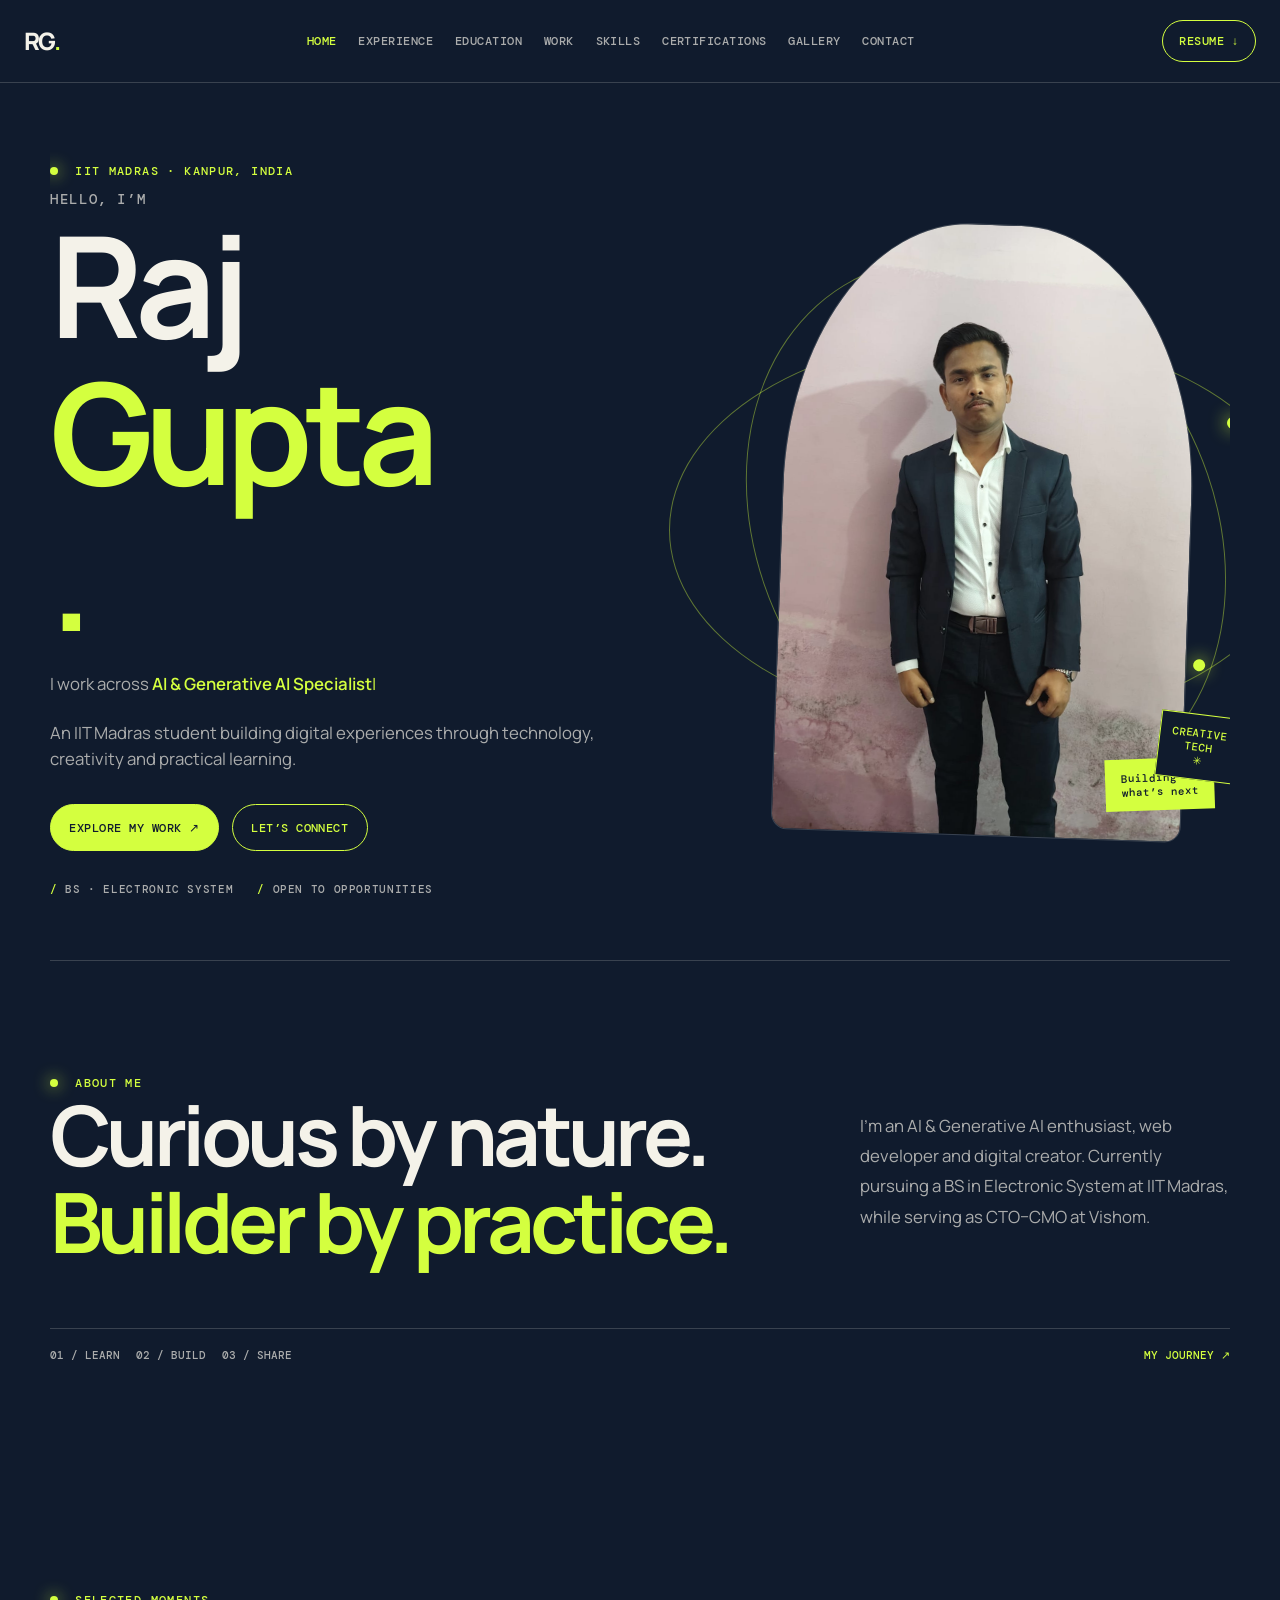
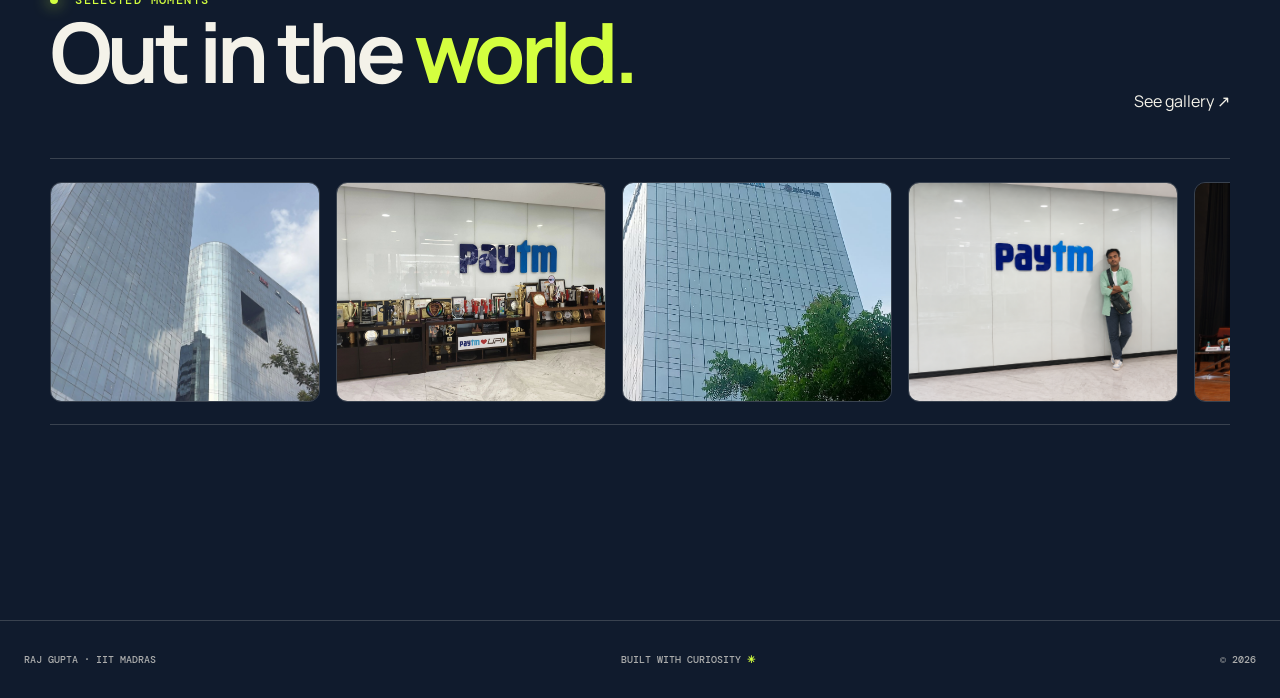
<file: index.html>
<!doctype html>
<html lang="en">
<head>
  <meta charset="utf-8"><meta name="viewport" content="width=device-width, initial-scale=1">
  <meta name="description" content="Raj Gupta — IIT Madras student, web developer, AI video specialist and digital creator.">
  <meta name="theme-color" content="#101b2d"><title>Raj Gupta — Portfolio</title>
  <link rel="preconnect" href="https://fonts.googleapis.com"><link rel="preconnect" href="https://fonts.gstatic.com" crossorigin>
  <link href="https://fonts.googleapis.com/css2?family=DM+Mono:wght@400;500&family=Manrope:wght@400;500;600;700;800&display=swap" rel="stylesheet">
  <link rel="stylesheet" href="styles.css"><script defer src="graphics-list.js"></script><script defer src="portfolio.js"></script>
</head>
<body data-page="home"><a class="skip-link" href="#main">Skip to content</a><div id="site-header"></div><main id="main"></main><div id="site-footer"></div></body>
</html>
</file>
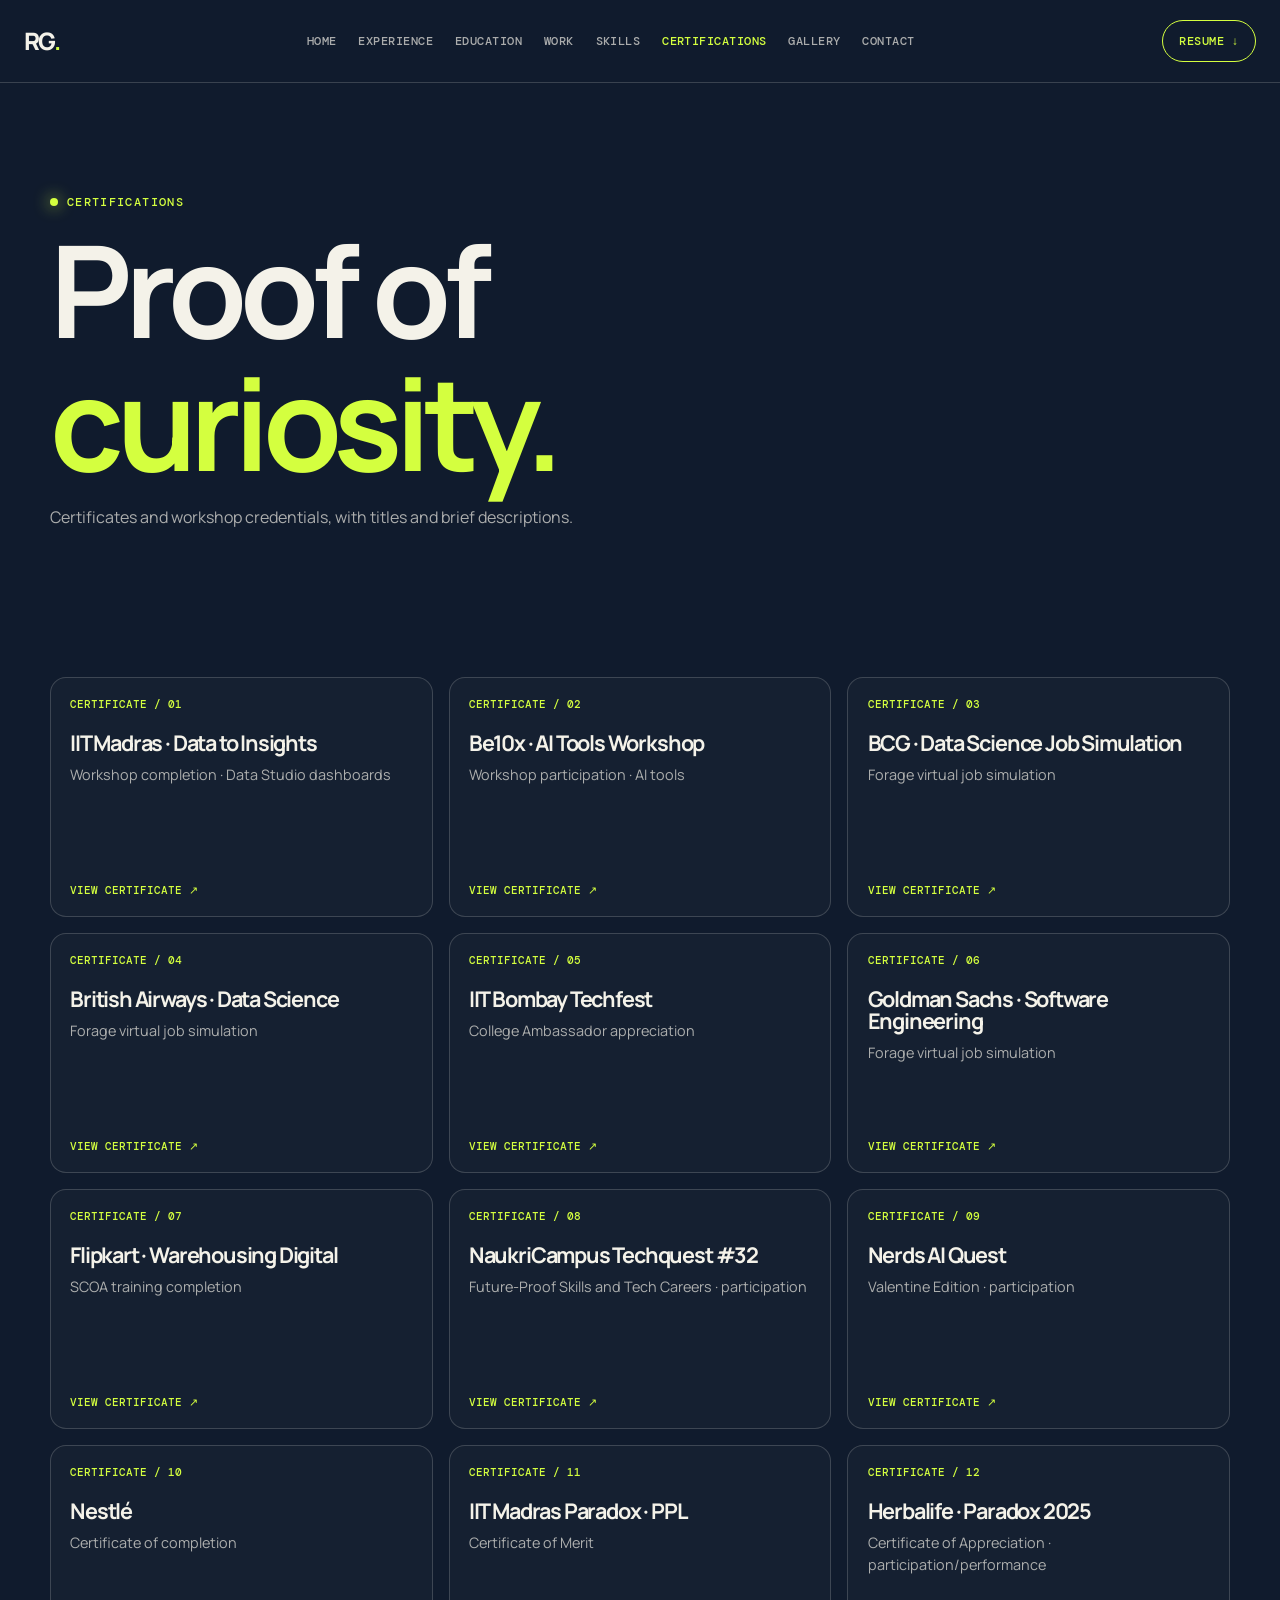
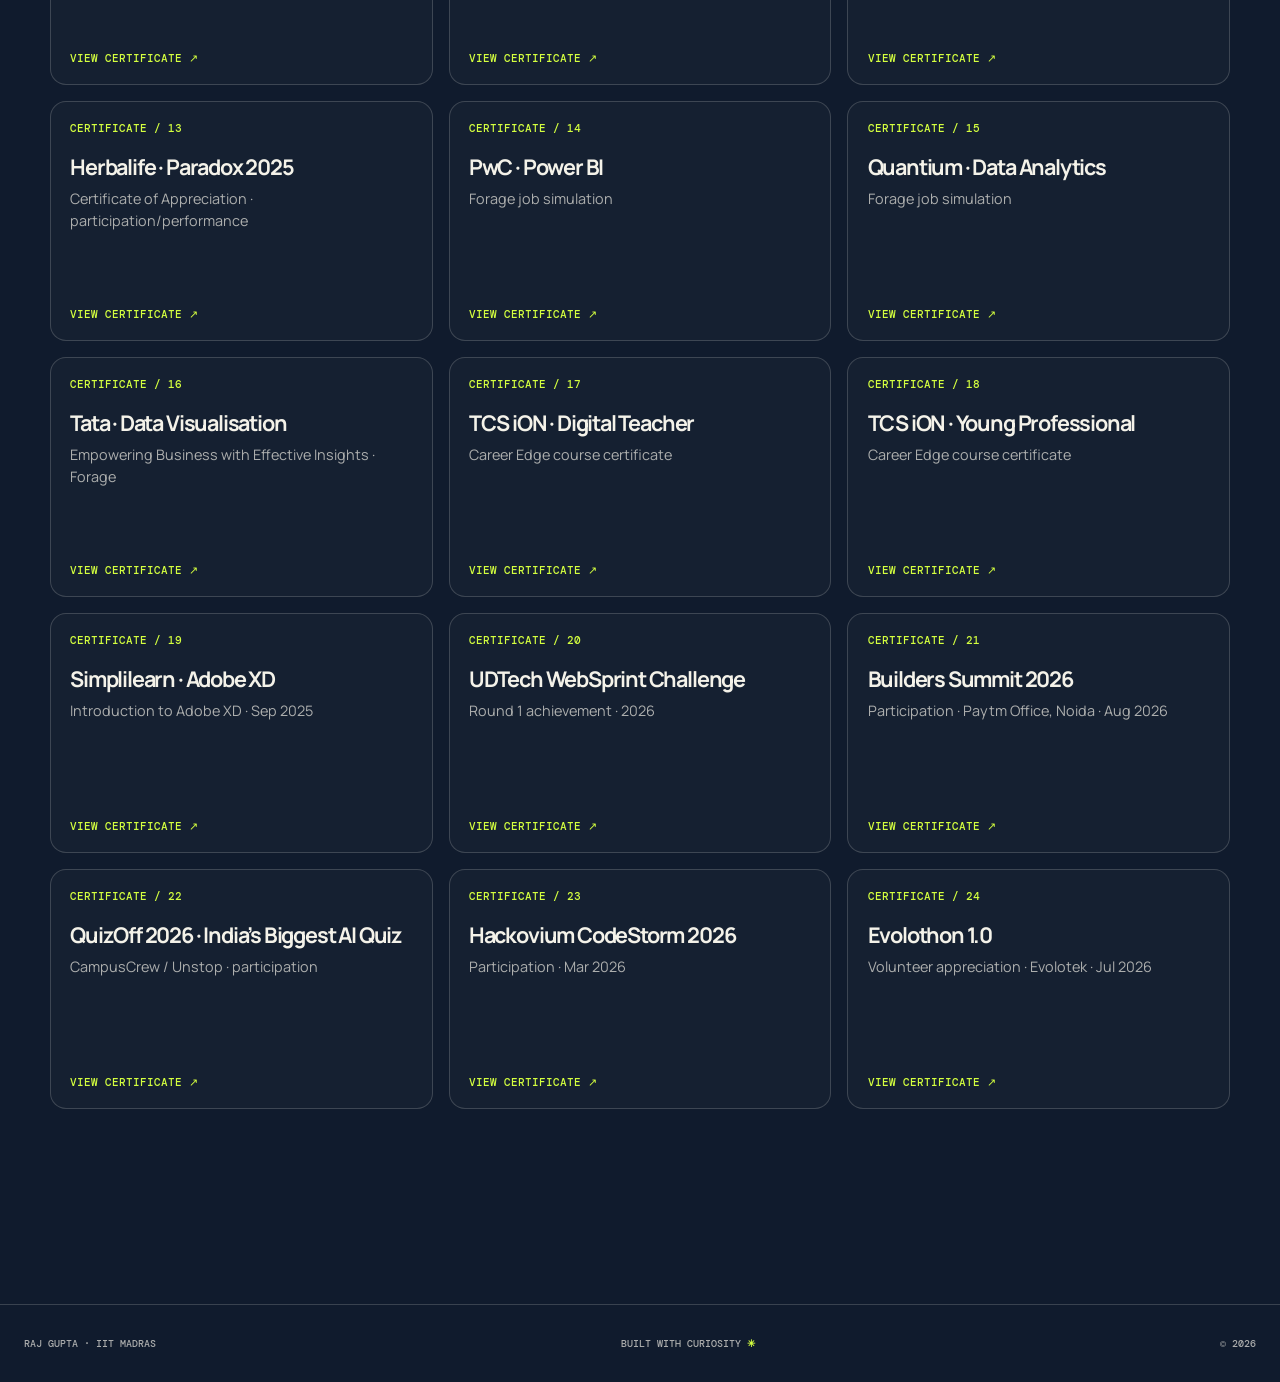
<file: certifications.html>
<!doctype html>
<html lang="en">
<head>
  <meta charset="utf-8"><meta name="viewport" content="width=device-width, initial-scale=1">
  <meta name="description" content="Raj Gupta — IIT Madras student, web developer, AI video specialist and digital creator.">
  <meta name="theme-color" content="#101b2d"><title>Raj Gupta — Certifications</title>
  <link rel="preconnect" href="https://fonts.googleapis.com"><link rel="preconnect" href="https://fonts.gstatic.com" crossorigin>
  <link href="https://fonts.googleapis.com/css2?family=DM+Mono:wght@400;500&family=Manrope:wght@400;500;600;700;800&display=swap" rel="stylesheet">
  <link rel="stylesheet" href="styles.css"><script defer src="graphics-list.js"></script><script defer src="portfolio.js"></script>
</head>
<body data-page="certifications"><a class="skip-link" href="#main">Skip to content</a><div id="site-header"></div><main id="main"></main><div id="site-footer"></div></body>
</html>
</file>
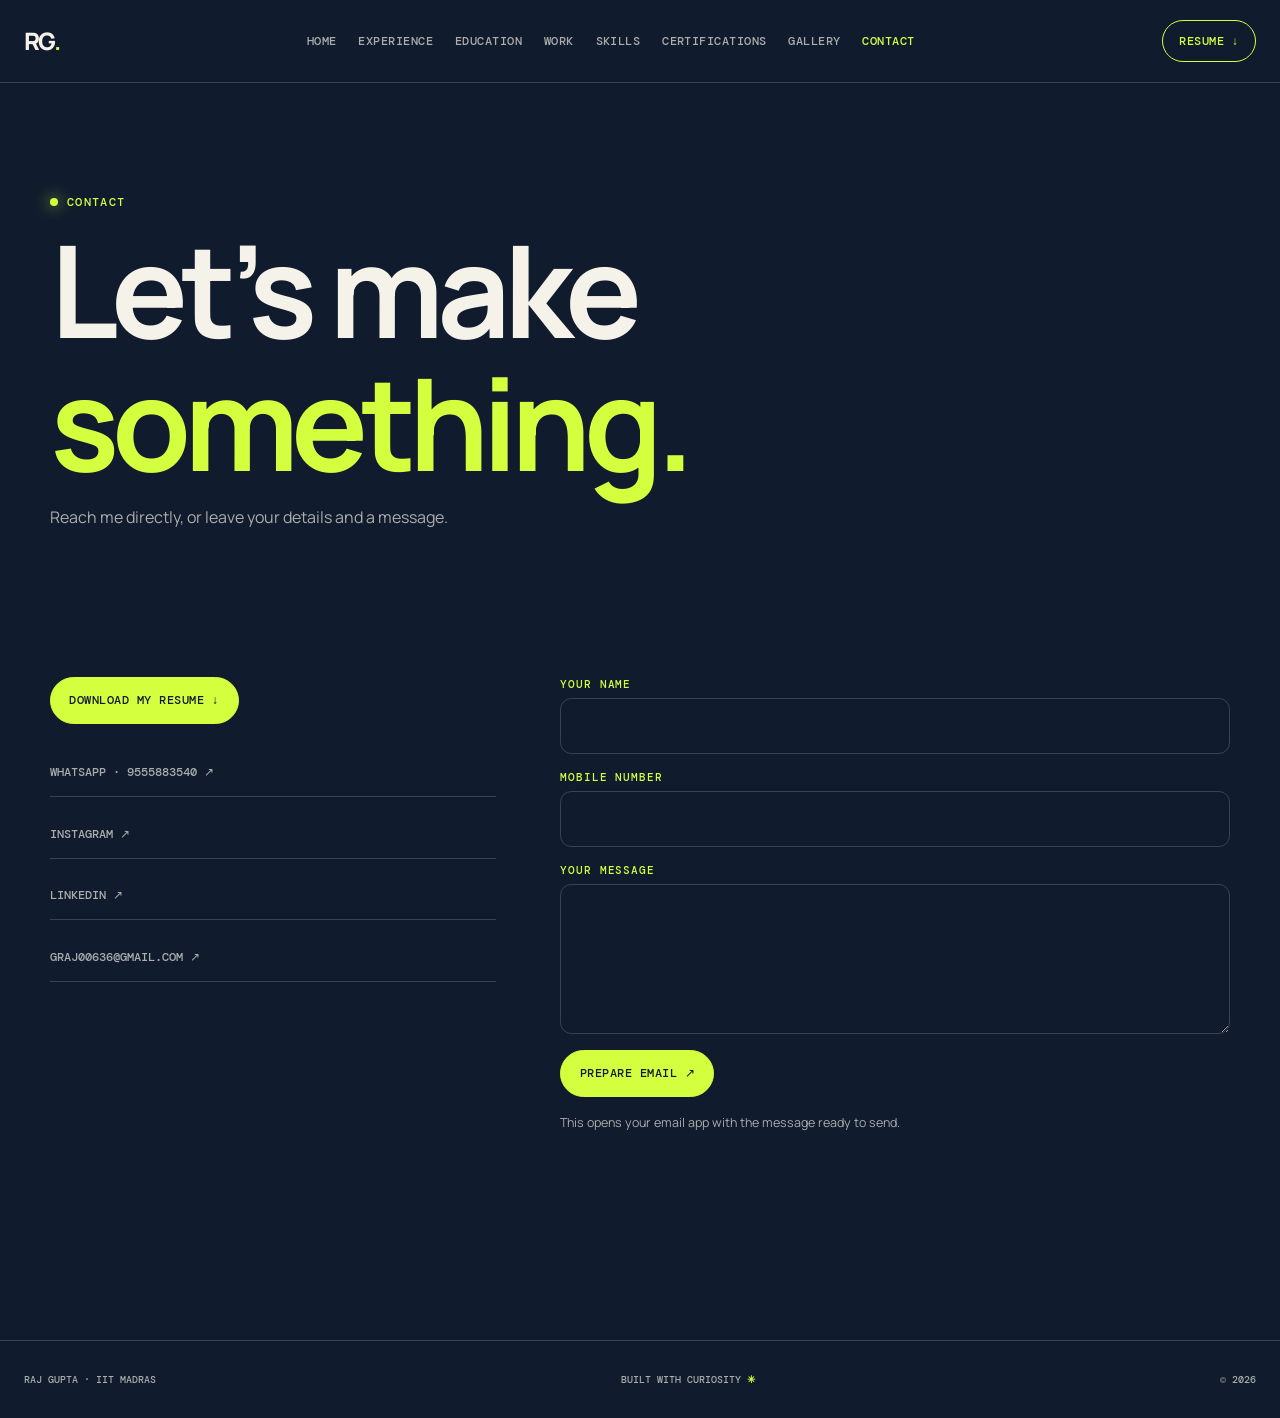
<file: contact.html>
<!doctype html>
<html lang="en">
<head>
  <meta charset="utf-8"><meta name="viewport" content="width=device-width, initial-scale=1">
  <meta name="description" content="Raj Gupta — IIT Madras student, web developer, AI video specialist and digital creator.">
  <meta name="theme-color" content="#101b2d"><title>Raj Gupta — Contact</title>
  <link rel="preconnect" href="https://fonts.googleapis.com"><link rel="preconnect" href="https://fonts.gstatic.com" crossorigin>
  <link href="https://fonts.googleapis.com/css2?family=DM+Mono:wght@400;500&family=Manrope:wght@400;500;600;700;800&display=swap" rel="stylesheet">
  <link rel="stylesheet" href="styles.css"><script defer src="graphics-list.js"></script><script defer src="portfolio.js"></script>
</head>
<body data-page="contact"><a class="skip-link" href="#main">Skip to content</a><div id="site-header"></div><main id="main"></main><div id="site-footer"></div></body>
</html>
</file>
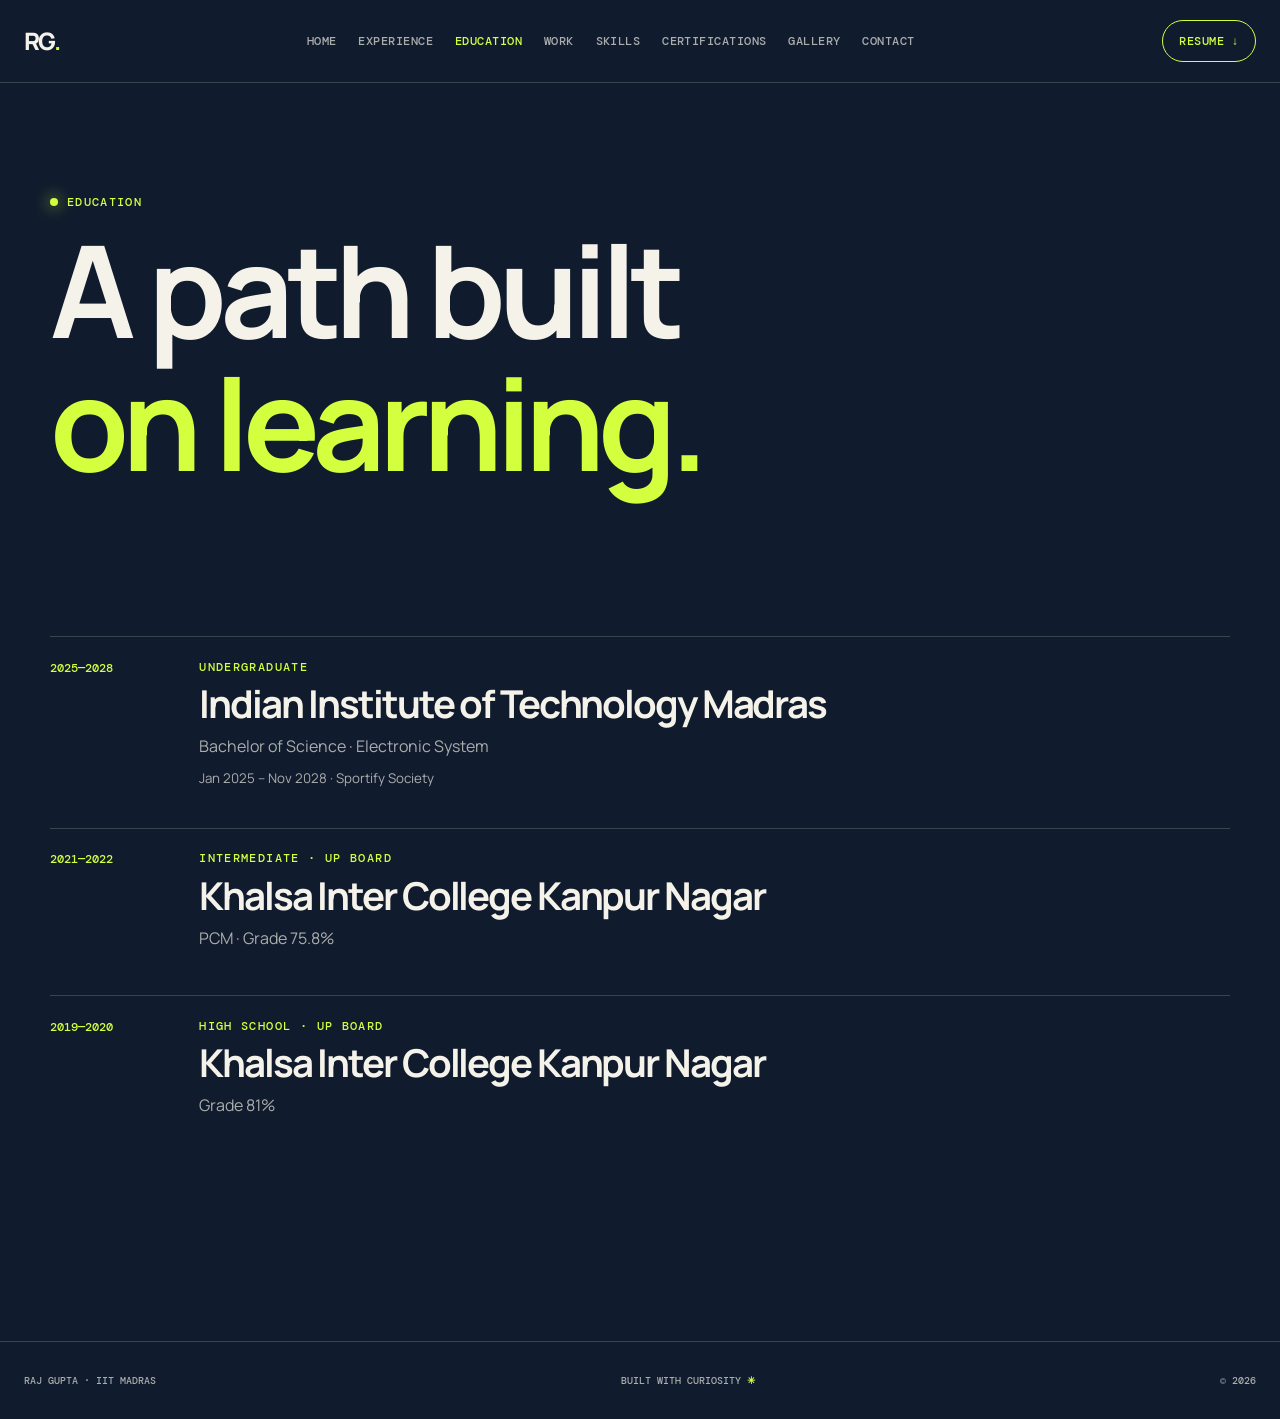
<file: education.html>
<!doctype html>
<html lang="en">
<head>
  <meta charset="utf-8"><meta name="viewport" content="width=device-width, initial-scale=1">
  <meta name="description" content="Raj Gupta — IIT Madras student, web developer, AI video specialist and digital creator.">
  <meta name="theme-color" content="#101b2d"><title>Raj Gupta — Education</title>
  <link rel="preconnect" href="https://fonts.googleapis.com"><link rel="preconnect" href="https://fonts.gstatic.com" crossorigin>
  <link href="https://fonts.googleapis.com/css2?family=DM+Mono:wght@400;500&family=Manrope:wght@400;500;600;700;800&display=swap" rel="stylesheet">
  <link rel="stylesheet" href="styles.css"><script defer src="graphics-list.js"></script><script defer src="portfolio.js"></script>
</head>
<body data-page="education"><a class="skip-link" href="#main">Skip to content</a><div id="site-header"></div><main id="main"></main><div id="site-footer"></div></body>
</html>
</file>
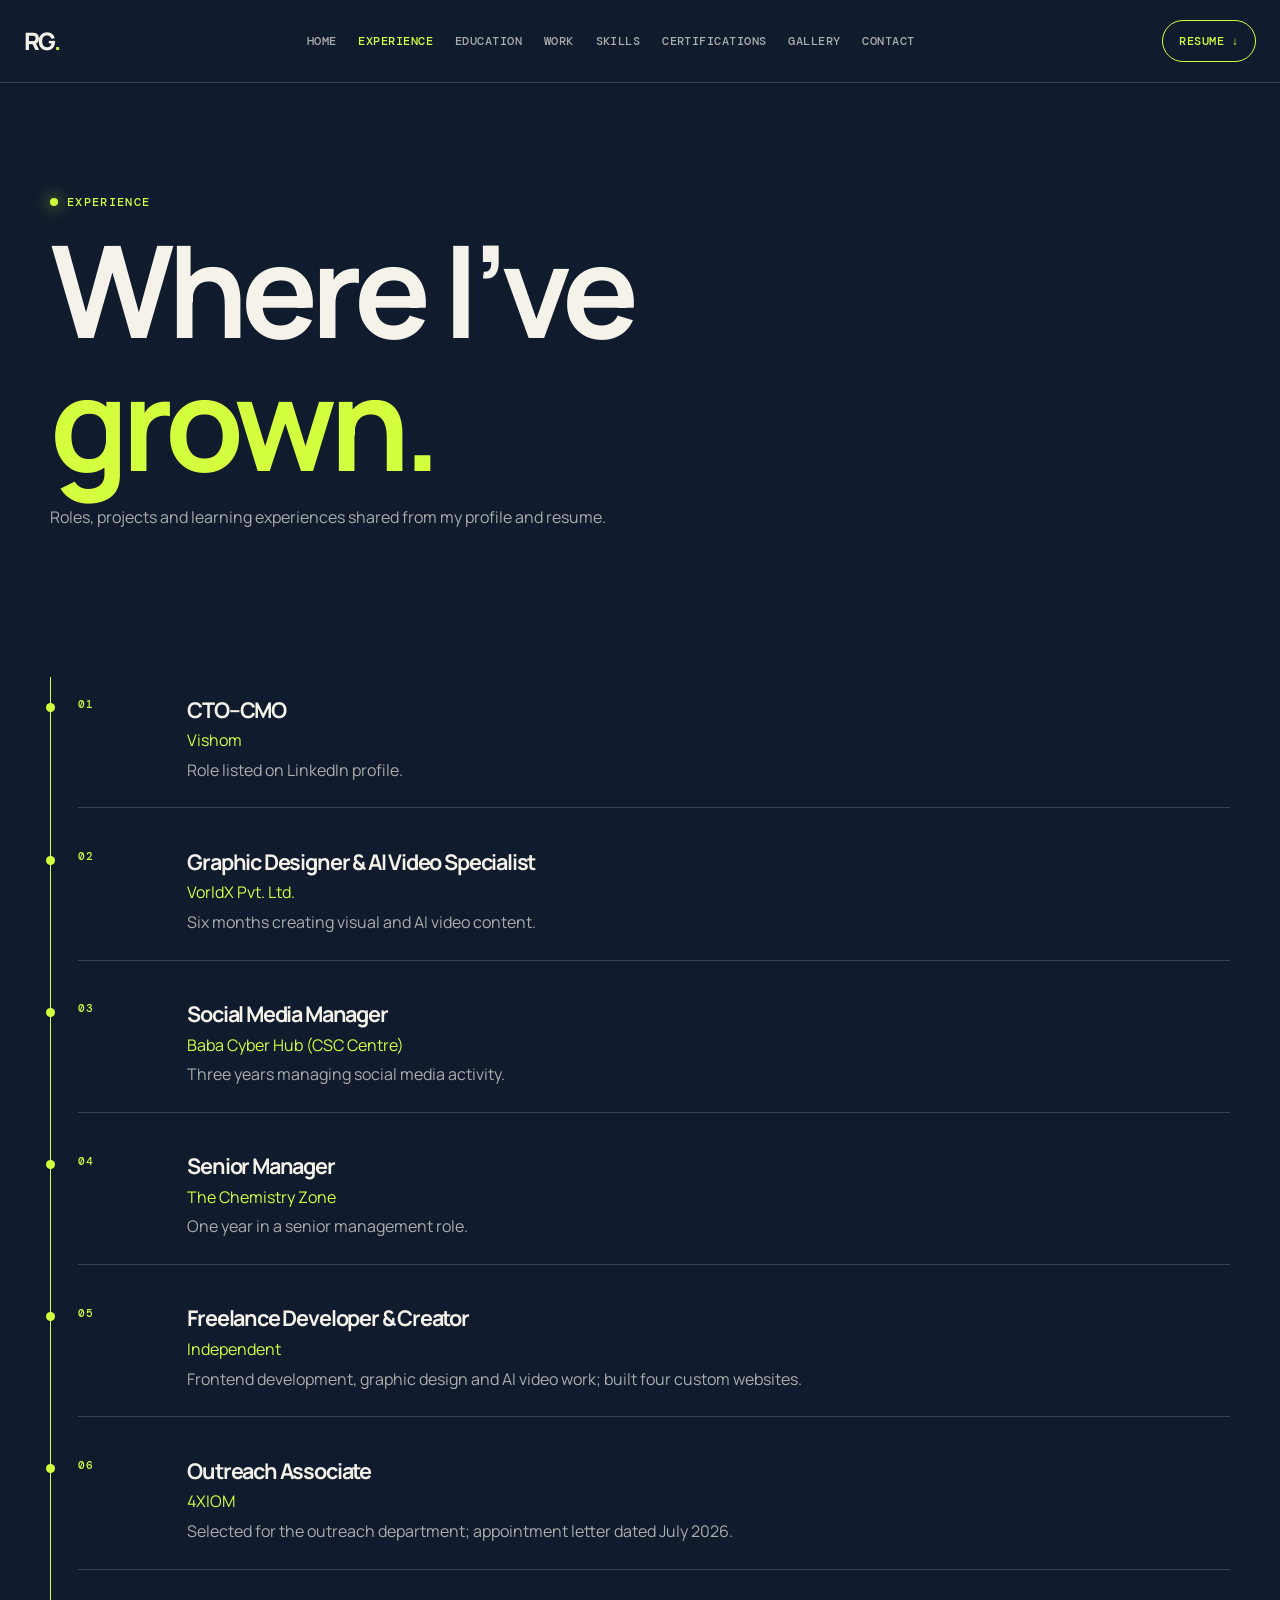
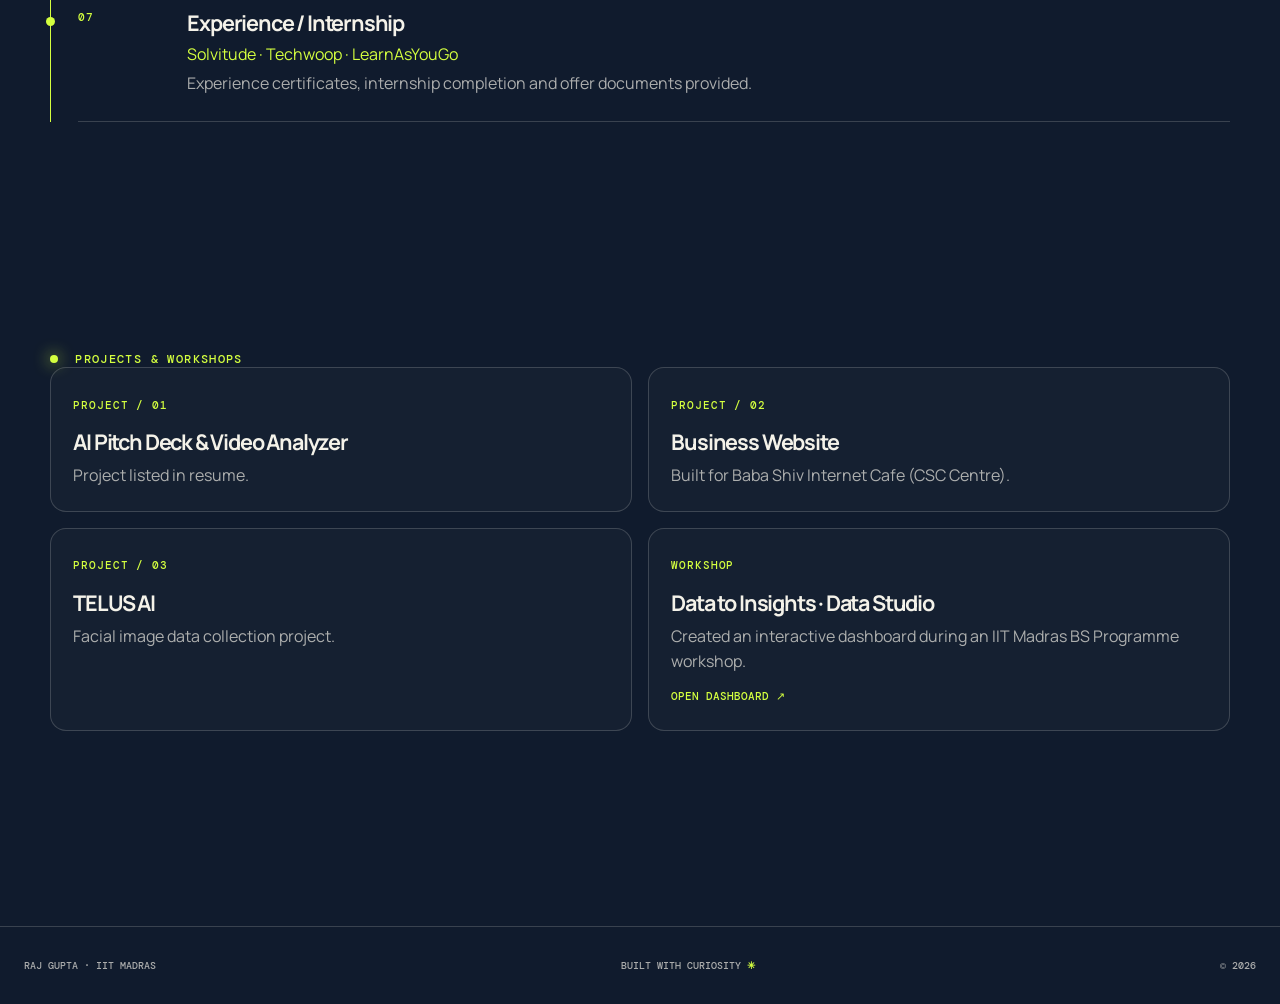
<file: experience.html>
<!doctype html>
<html lang="en">
<head>
  <meta charset="utf-8"><meta name="viewport" content="width=device-width, initial-scale=1">
  <meta name="description" content="Raj Gupta — IIT Madras student, web developer, AI video specialist and digital creator.">
  <meta name="theme-color" content="#101b2d"><title>Raj Gupta — Experience</title>
  <link rel="preconnect" href="https://fonts.googleapis.com"><link rel="preconnect" href="https://fonts.gstatic.com" crossorigin>
  <link href="https://fonts.googleapis.com/css2?family=DM+Mono:wght@400;500&family=Manrope:wght@400;500;600;700;800&display=swap" rel="stylesheet">
  <link rel="stylesheet" href="styles.css"><script defer src="graphics-list.js"></script><script defer src="portfolio.js"></script>
</head>
<body data-page="experience"><a class="skip-link" href="#main">Skip to content</a><div id="site-header"></div><main id="main"></main><div id="site-footer"></div></body>
</html>
</file>
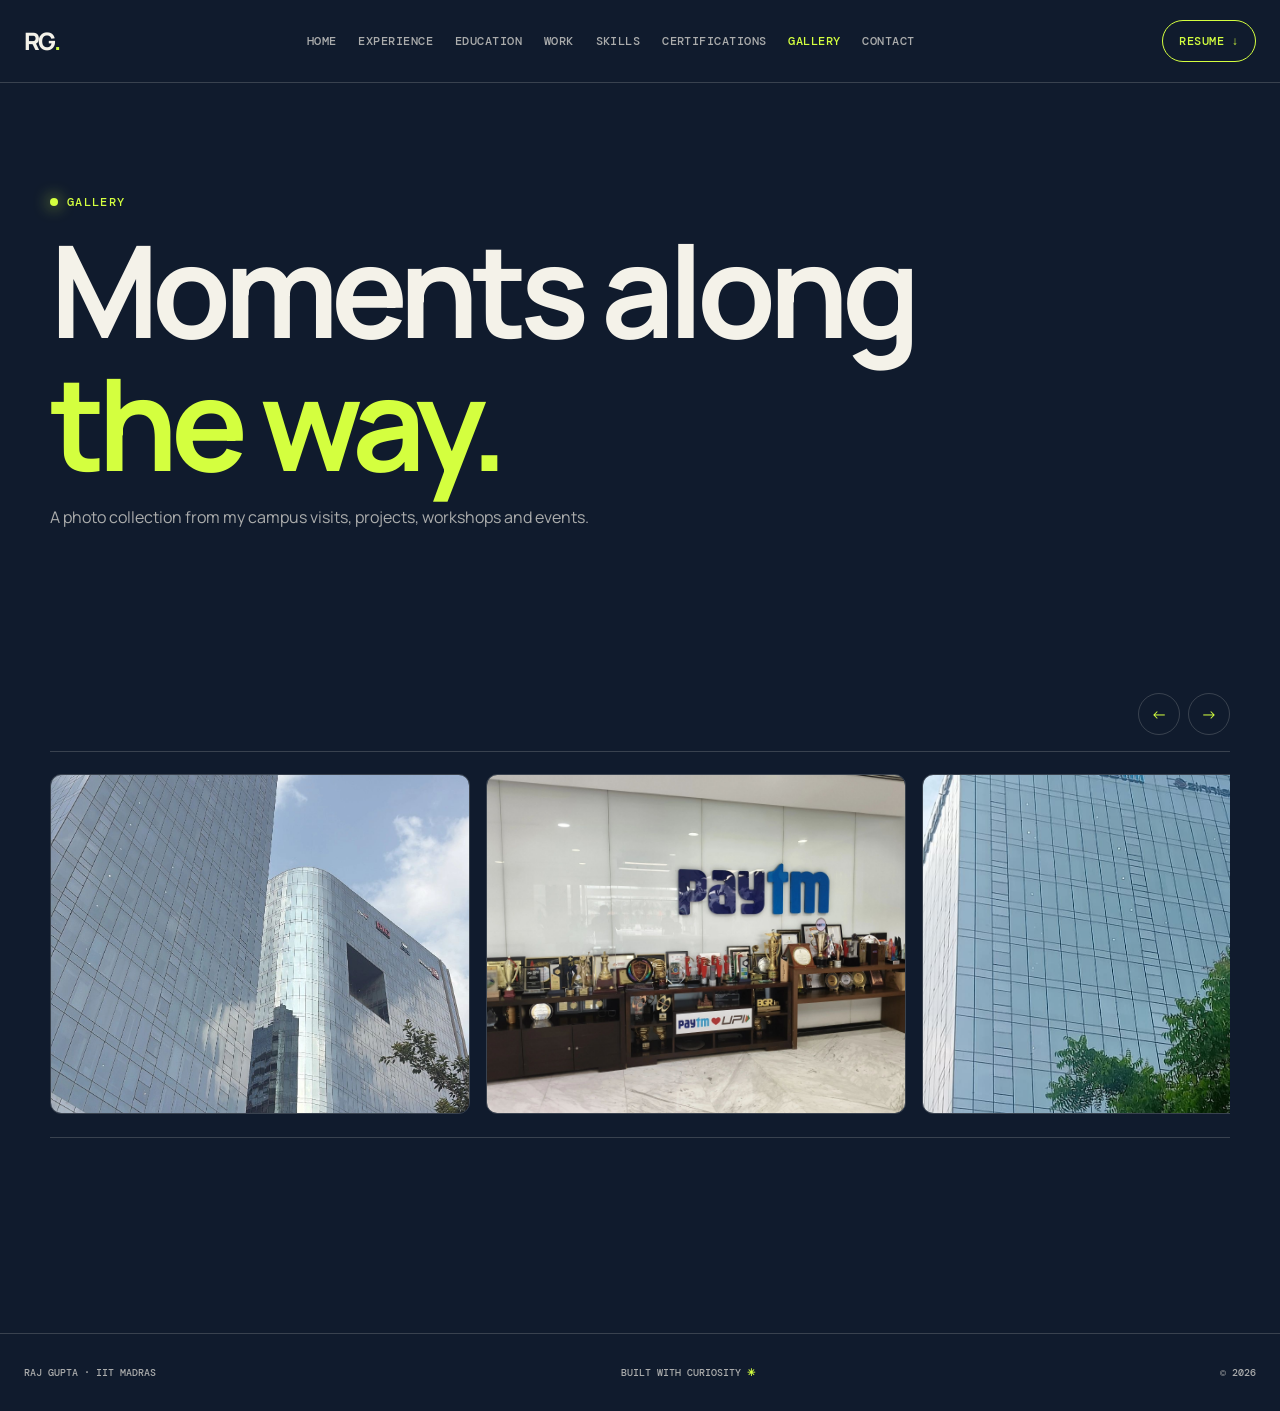
<file: gallery.html>
<!doctype html>
<html lang="en">
<head>
  <meta charset="utf-8"><meta name="viewport" content="width=device-width, initial-scale=1">
  <meta name="description" content="Raj Gupta — IIT Madras student, web developer, AI video specialist and digital creator.">
  <meta name="theme-color" content="#101b2d"><title>Raj Gupta — Gallery</title>
  <link rel="preconnect" href="https://fonts.googleapis.com"><link rel="preconnect" href="https://fonts.gstatic.com" crossorigin>
  <link href="https://fonts.googleapis.com/css2?family=DM+Mono:wght@400;500&family=Manrope:wght@400;500;600;700;800&display=swap" rel="stylesheet">
  <link rel="stylesheet" href="styles.css"><script defer src="graphics-list.js"></script><script defer src="portfolio.js"></script>
</head>
<body data-page="gallery"><a class="skip-link" href="#main">Skip to content</a><div id="site-header"></div><main id="main"></main><div id="site-footer"></div></body>
</html>
</file>
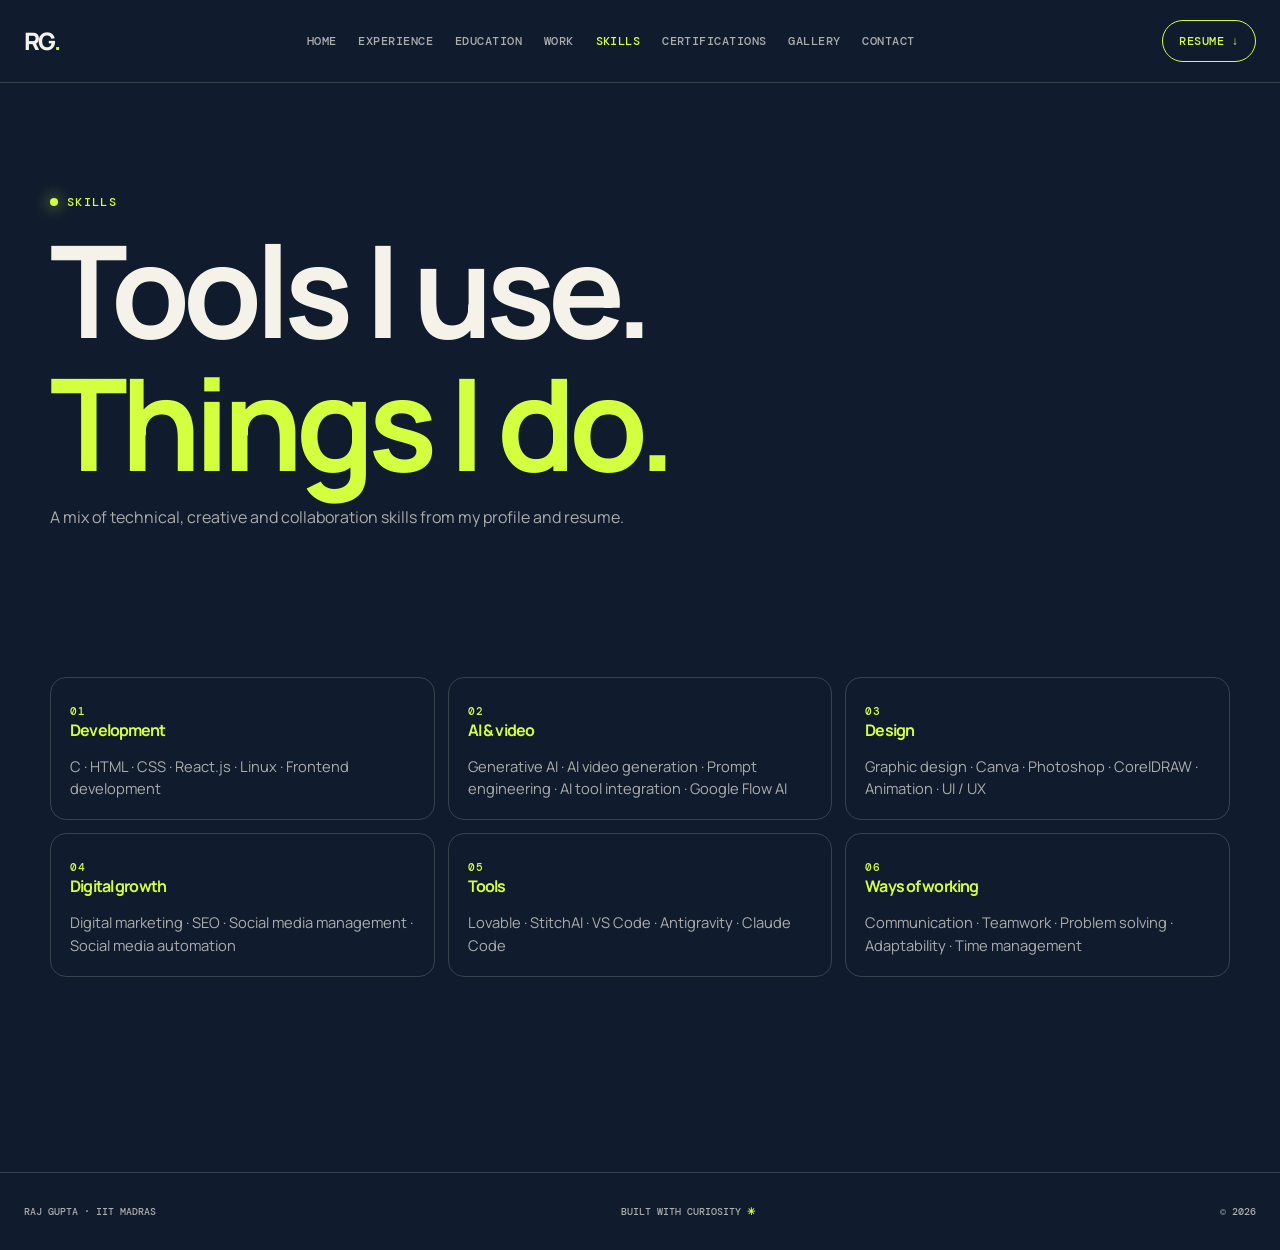
<file: skills.html>
<!doctype html>
<html lang="en">
<head>
  <meta charset="utf-8"><meta name="viewport" content="width=device-width, initial-scale=1">
  <meta name="description" content="Raj Gupta — IIT Madras student, web developer, AI video specialist and digital creator.">
  <meta name="theme-color" content="#101b2d"><title>Raj Gupta — Skills</title>
  <link rel="preconnect" href="https://fonts.googleapis.com"><link rel="preconnect" href="https://fonts.gstatic.com" crossorigin>
  <link href="https://fonts.googleapis.com/css2?family=DM+Mono:wght@400;500&family=Manrope:wght@400;500;600;700;800&display=swap" rel="stylesheet">
  <link rel="stylesheet" href="styles.css"><script defer src="graphics-list.js"></script><script defer src="portfolio.js"></script>
</head>
<body data-page="skills"><a class="skip-link" href="#main">Skip to content</a><div id="site-header"></div><main id="main"></main><div id="site-footer"></div></body>
</html>
</file>
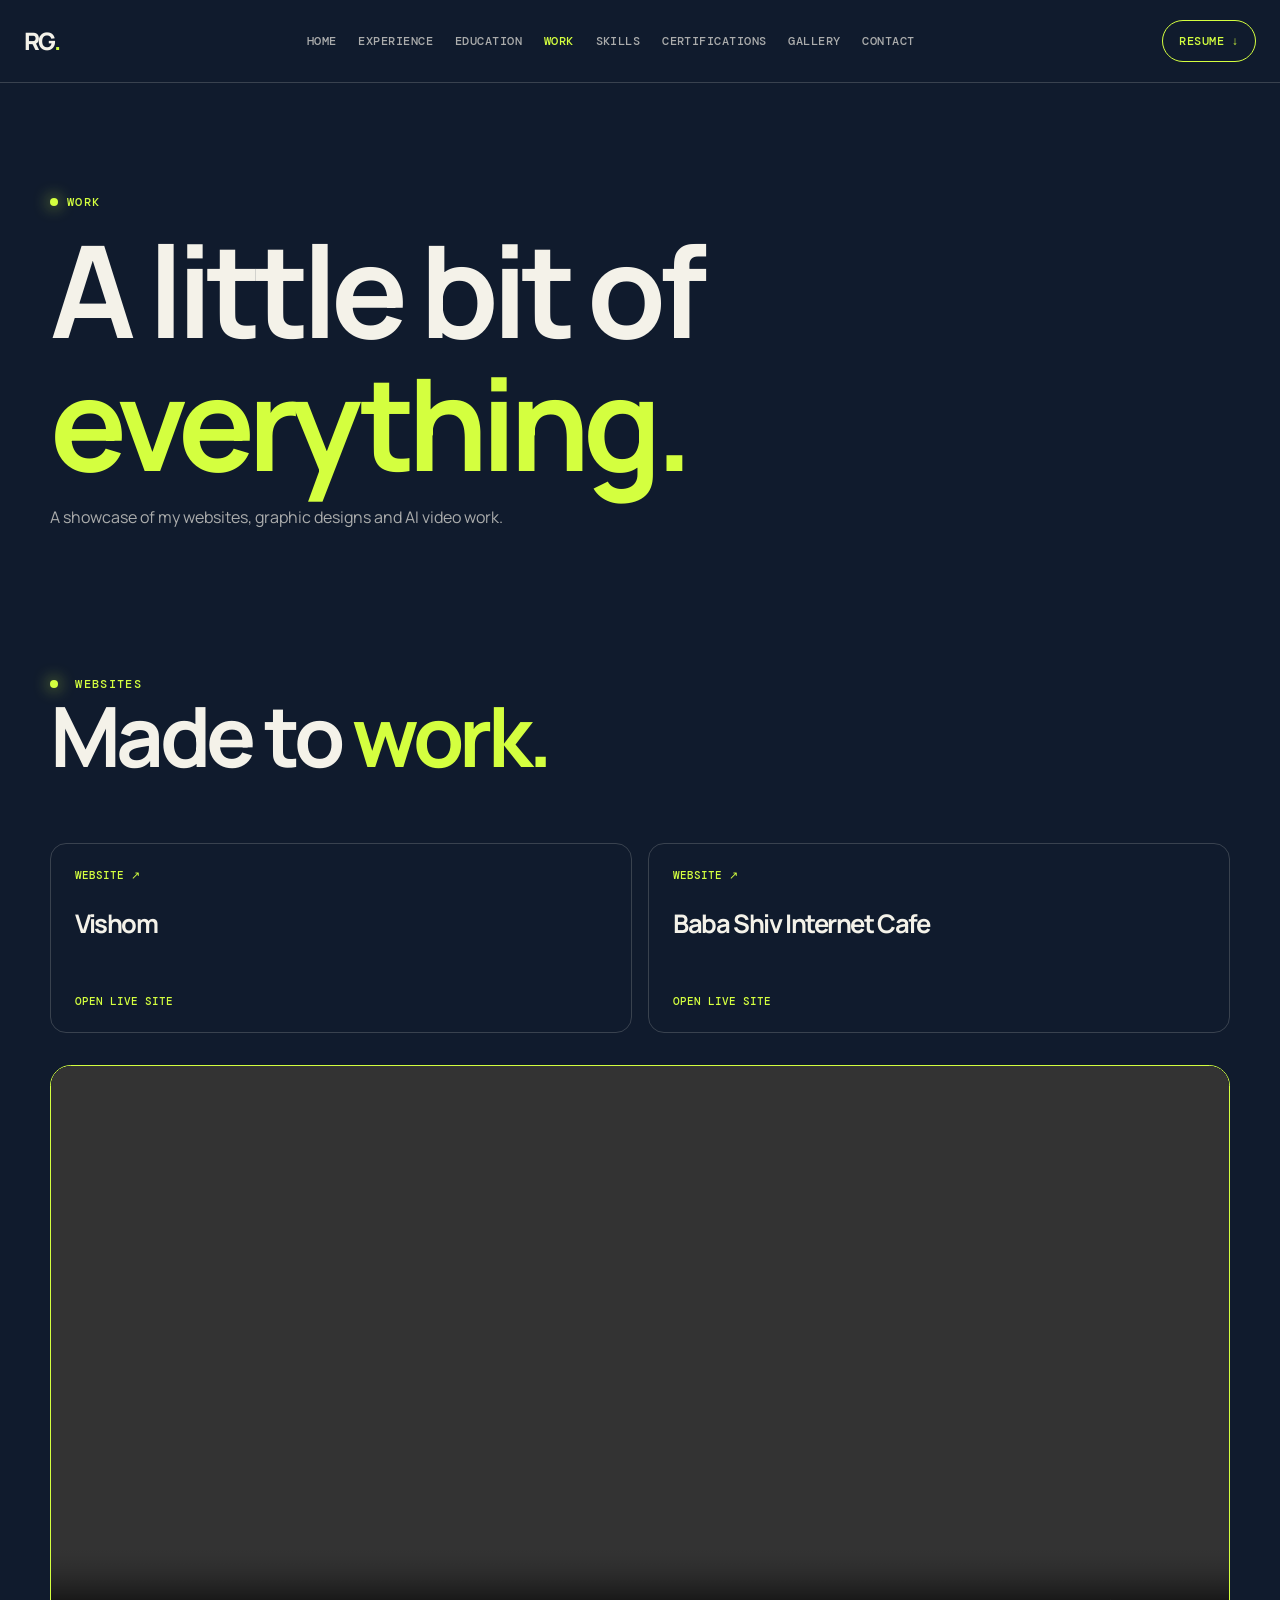
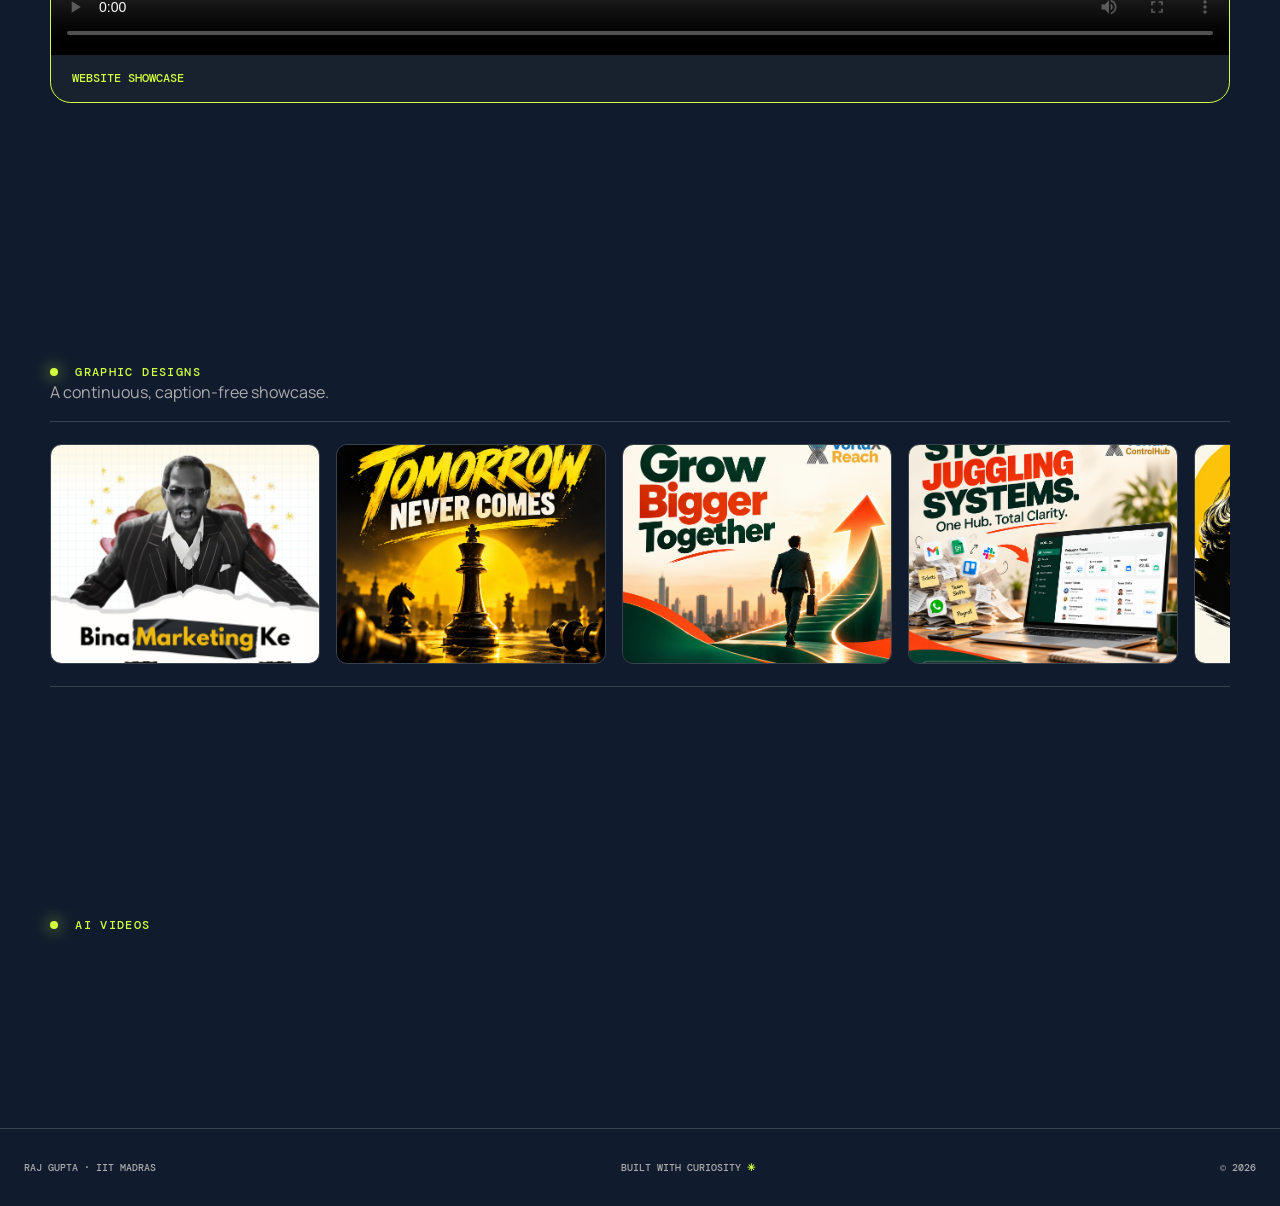
<file: work.html>
<!doctype html>
<html lang="en">
<head>
  <meta charset="utf-8"><meta name="viewport" content="width=device-width, initial-scale=1">
  <meta name="description" content="Raj Gupta — IIT Madras student, web developer, AI video specialist and digital creator.">
  <meta name="theme-color" content="#101b2d"><title>Raj Gupta — Work</title>
  <link rel="preconnect" href="https://fonts.googleapis.com"><link rel="preconnect" href="https://fonts.gstatic.com" crossorigin>
  <link href="https://fonts.googleapis.com/css2?family=DM+Mono:wght@400;500&family=Manrope:wght@400;500;600;700;800&display=swap" rel="stylesheet">
  <link rel="stylesheet" href="styles.css"><script defer src="graphics-list.js"></script><script defer src="portfolio.js"></script>
</head>
<body data-page="work"><a class="skip-link" href="#main">Skip to content</a><div id="site-header"></div><main id="main"></main><div id="site-footer"></div></body>
</html>
</file>
<file: styles.css>
:root{--ink:#101b2d;--lime:#d4ff3f;--paper:#f4f2e9;--line:rgba(244,242,233,.18);--soft:rgba(244,242,233,.68);--mono:"DM Mono",monospace;--sans:Manrope,Arial,sans-serif;--page:1180px;scroll-behavior:smooth}*{box-sizing:border-box}body{margin:0;background:var(--ink);color:var(--paper);font-family:var(--sans);font-size:16px;line-height:1.55}a{color:inherit;text-decoration:none}button,input,textarea{font:inherit}img,video{display:block;max-width:100%}button{color:inherit}.skip-link{position:absolute;left:-999px;top:0;background:var(--lime);color:var(--ink);padding:.7rem 1rem;z-index:100}.skip-link:focus{left:1rem}.wrap{width:min(var(--page),calc(100% - 3rem));margin-inline:auto}.topbar{position:sticky;top:0;z-index:50;background:var(--ink);border-bottom:1px solid var(--line)}.nav-inner{width:min(1360px,calc(100% - 3rem));min-height:82px;margin:auto;display:flex;align-items:center;justify-content:space-between;gap:1.5rem}.brand{font-weight:800;letter-spacing:-.08em;font-size:1.5rem;white-space:nowrap}.brand b{color:var(--lime)}.nav-links{display:flex;gap:clamp(.65rem,1.7vw,1.6rem);align-items:center;flex-wrap:wrap;justify-content:center}.nav-links a,.nav-action{font:500 .73rem var(--mono);text-transform:uppercase;letter-spacing:.04em}.nav-links a{color:var(--soft);transition:color .2s}.nav-links a:hover,.nav-links a.active{color:var(--lime)}.nav-action,.button{border:1px solid var(--lime);border-radius:999px;padding:.72rem 1rem;color:var(--lime);transition:background .2s,color .2s}.nav-action:hover,.button:hover{background:var(--lime);color:var(--ink)}.menu-toggle{display:none;background:none;border:1px solid var(--line);border-radius:99px;padding:.6rem .8rem}.eyebrow{font:500 .72rem var(--mono);letter-spacing:.12em;text-transform:uppercase;color:var(--lime)}.eyebrow .dot{display:inline-block;width:.5rem;height:.5rem;border-radius:50%;background:var(--lime);margin-right:.55rem;box-shadow:0 0 16px var(--lime)}h1,h2,h3,p{margin-top:0}h1,h2,h3{line-height:1.04;letter-spacing:-.055em}h1{font-size:clamp(4rem,11vw,9.3rem);margin:0 0 1.3rem;font-weight:700}h2{font-size:clamp(2.6rem,6.5vw,5.5rem);margin-bottom:1.2rem}h3{font-size:1.35rem}.accent{color:var(--lime)}.serif{font-family:Georgia,serif;font-style:italic;font-weight:400;letter-spacing:-.06em}.hero{min-height:calc(100vh - 82px);padding:clamp(4rem,9vh,8rem) 0 4rem;display:grid;grid-template-columns:1.15fr .85fr;align-items:center;gap:2rem;position:relative;overflow:hidden}.hero-copy{position:relative;z-index:2}.hero h1 span{display:block}.hero-sub{font-size:clamp(1.1rem,2vw,1.5rem);color:var(--soft);max-width:660px}.hero-actions{display:flex;gap:.8rem;flex-wrap:wrap;margin:2rem 0}.button{display:inline-flex;align-items:center;gap:.9rem;font:500 .75rem var(--mono);text-transform:uppercase;letter-spacing:.04em;padding:.9rem 1.15rem}.button.primary{background:var(--lime);color:var(--ink)}.button.primary:hover{background:var(--paper);border-color:var(--paper)}.hero-photo{position:relative;max-width:470px;margin-inline:auto;transform:rotate(2deg);animation:float 6s ease-in-out infinite}.hero-photo img{width:100%;height:min(68vh,650px);object-fit:cover;object-position:center 20%;border:1px solid var(--line);border-radius:44% 44% 1rem 1rem;filter:saturate(.86)}.photo-ring{position:absolute;inset:-1rem;border:1px solid rgba(212,255,63,.55);border-radius:44% 44% 1.2rem 1.2rem;transform:rotate(-5deg);pointer-events:none}.orbit{position:absolute;border:1px solid rgba(212,255,63,.4);border-radius:50%;width:130%;height:64%;top:18%;left:-15%;animation:spin 18s linear infinite}.orbit:after{content:"";position:absolute;width:12px;height:12px;background:var(--lime);border-radius:50%;right:10%;top:21%;box-shadow:0 0 18px var(--lime)}.photo-label{position:absolute;right:-2rem;bottom:2rem;background:var(--lime);color:var(--ink);padding:.75rem 1rem;font:500 .68rem var(--mono);transform:rotate(-4deg)}.hero-stamp{position:absolute;left:0;bottom:3rem;font:500 .68rem var(--mono);color:var(--soft);writing-mode:vertical-rl;transform:rotate(180deg)}.intro-line{border-top:1px solid var(--line);padding-top:1.3rem;font:500 .72rem var(--mono);letter-spacing:.08em;text-transform:uppercase;color:var(--soft)}.section{padding:clamp(4rem,9vw,8rem) 0}.section-head{display:flex;justify-content:space-between;align-items:end;gap:2rem;margin-bottom:2.8rem}.section-head p{max-width:370px;color:var(--soft)}.section-kicker{font:500 .7rem var(--mono);color:var(--lime);letter-spacing:.1em;text-transform:uppercase}.about-grid,.split-grid{display:grid;grid-template-columns:1fr 1fr;gap:clamp(2rem,6vw,6rem);align-items:start}.copy{font-size:1.1rem;color:var(--soft);max-width:660px}.copy strong{color:var(--paper)}.tag-list{display:flex;flex-wrap:wrap;gap:.6rem;margin-top:1.5rem}.tag{border:1px solid var(--line);border-radius:99px;padding:.55rem .8rem;font:500 .67rem var(--mono);text-transform:uppercase}.stats{display:grid;grid-template-columns:repeat(3,1fr);gap:1px;background:var(--line);margin:2rem 0}.stat{background:var(--ink);padding:1.5rem}.stat b{display:block;color:var(--lime);font-size:1.9rem}.stat span{font:500 .64rem var(--mono);text-transform:uppercase;color:var(--soft)}.card-grid{display:grid;grid-template-columns:repeat(2,1fr);gap:1rem}.card{border:1px solid var(--line);padding:1.5rem;border-radius:1rem;background:rgba(244,242,233,.025);transition:transform .2s,border-color .2s}.card:hover{transform:translateY(-4px);border-color:var(--lime)}.card p{color:var(--soft);margin-bottom:.7rem}.card .meta{font:500 .68rem var(--mono);color:var(--lime);text-transform:uppercase;letter-spacing:.04em}.card h3{margin:.65rem 0}.timeline{border-left:1px solid var(--lime);padding-left:1.7rem;display:grid;gap:1.3rem}.timeline .card{position:relative}.timeline .card:before{content:"";position:absolute;width:10px;height:10px;border-radius:50%;background:var(--lime);left:-2.08rem;top:1.7rem}.split-callout{border:1px solid var(--line);border-radius:1.5rem;padding:clamp(1.5rem,5vw,4rem);background:rgba(212,255,63,.045)}.split-callout .copy{max-width:620px}.education-list{display:grid;gap:1rem}.education-card{display:grid;grid-template-columns:130px 1fr;gap:1.2rem;padding:1.4rem 0;border-top:1px solid var(--line)}.education-card .year{font:500 .72rem var(--mono);color:var(--lime)}.education-card h3{margin:0 0 .45rem}.education-card p{color:var(--soft);margin-bottom:.3rem}.skill-grid{display:grid;grid-template-columns:repeat(3,1fr);gap:.8rem}.skill-box{border:1px solid var(--line);padding:1.2rem;border-radius:1rem;min-height:130px}.skill-box h3{font-size:1rem;color:var(--lime)}.skill-box p{color:var(--soft);font-size:.92rem;margin:0}.media-grid{display:grid;grid-template-columns:repeat(2,1fr);gap:1rem}.media-card{border:1px solid var(--line);border-radius:1rem;overflow:hidden;background:rgba(244,242,233,.025)}.media-card video{width:100%;aspect-ratio:16/10;object-fit:cover;background:var(--ink)}.media-card .media-caption{padding:1rem 1.15rem;font:500 .7rem var(--mono);color:var(--soft)}.video-feature{border:1px solid var(--lime);border-radius:1.3rem;overflow:hidden;margin:2rem 0;background:rgba(212,255,63,.03)}.video-feature video{width:100%;max-height:72vh;background:var(--ink)}.video-feature .media-caption{padding:1rem 1.3rem;color:var(--lime);font:500 .72rem var(--mono);text-transform:uppercase}.website-grid{display:grid;grid-template-columns:repeat(2,1fr);gap:1rem}.website-card{border:1px solid var(--line);border-radius:1rem;padding:1.5rem;display:flex;min-height:190px;flex-direction:column;justify-content:space-between;transition:background .2s,border-color .2s}.website-card:hover{background:rgba(212,255,63,.06);border-color:var(--lime)}.website-card h3{font-size:1.6rem}.website-card span{font:500 .7rem var(--mono);color:var(--lime);text-transform:uppercase}.marquee-shell{overflow:hidden;border-block:1px solid var(--line);padding:1.4rem 0;position:relative}.marquee-track{display:flex;width:max-content;gap:1rem;animation:marquee 75s linear infinite}.marquee-shell:hover .marquee-track{animation-play-state:paused}.marquee-track img{width:270px;height:220px;object-fit:cover;border-radius:.7rem;border:1px solid var(--line);cursor:pointer;transition:transform .35s}.marquee-track img:hover{transform:scale(.96)}.gallery-intro{max-width:700px;color:var(--soft)}.gallery-controls{display:flex;gap:.5rem;justify-content:flex-end;margin:1rem 0}.icon-button{width:42px;height:42px;border:1px solid var(--line);border-radius:50%;background:transparent;color:var(--lime);cursor:pointer}.icon-button:hover{background:var(--lime);color:var(--ink)}.lightbox{position:fixed;inset:0;background:var(--ink);z-index:90;display:none;align-items:center;justify-content:center;padding:2rem}.lightbox.open{display:flex}.lightbox img{max-height:88vh;max-width:90vw;object-fit:contain}.lightbox button{position:absolute;top:1.5rem;right:1.5rem}.certificate-grid{display:grid;grid-template-columns:repeat(3,1fr);gap:1rem}.certificate{border:1px solid var(--line);border-radius:1rem;padding:1.2rem;display:flex;flex-direction:column;min-height:240px}.certificate .number{font:500 .67rem var(--mono);color:var(--lime)}.certificate h3{margin:1.3rem 0 .6rem}.certificate p{color:var(--soft);font-size:.9rem}.certificate a{margin-top:auto;font:500 .68rem var(--mono);color:var(--lime);text-transform:uppercase}.contact-grid{display:grid;grid-template-columns:.8fr 1.2fr;gap:4rem}.contact-links{display:grid;gap:.8rem}.contact-link{padding:1rem 0;border-bottom:1px solid var(--line);font:500 .76rem var(--mono);text-transform:uppercase;color:var(--soft)}.contact-link:hover{color:var(--lime)}.contact-form{display:grid;gap:1rem}.field{display:grid;gap:.45rem}.field label{font:500 .67rem var(--mono);letter-spacing:.08em;text-transform:uppercase;color:var(--lime)}.field input,.field textarea{width:100%;background:transparent;border:1px solid var(--line);border-radius:.7rem;color:var(--paper);padding:.9rem 1rem;outline:none}.field input:focus,.field textarea:focus{border-color:var(--lime)}.field textarea{min-height:150px;resize:vertical}.form-note{font-size:.78rem;color:var(--soft)}.site-footer{border-top:1px solid var(--line);padding:2rem 0;margin-top:5rem}.footer-inner{width:min(1360px,calc(100% - 3rem));margin:auto;display:flex;align-items:center;justify-content:space-between;gap:1rem;color:var(--soft);font:500 .65rem var(--mono);text-transform:uppercase}.reveal{opacity:0;transform:translateY(18px);transition:opacity .7s,transform .7s}.reveal.visible{opacity:1;transform:none}.empty-note{color:var(--soft);border:1px solid var(--line);padding:1rem;border-radius:.7rem}@keyframes float{0%,100%{transform:translateY(0) rotate(2deg)}50%{transform:translateY(-12px) rotate(2deg)}}@keyframes spin{to{transform:rotate(355deg)}}@keyframes marquee{to{transform:translateX(-50%)}}@media(max-width:1000px){.nav-inner{min-height:72px}.nav-links{position:absolute;display:none;top:71px;left:0;right:0;padding:1.2rem 1.5rem;background:var(--ink);border-bottom:1px solid var(--line);grid-template-columns:repeat(4,1fr)}.nav-links.open{display:grid}.menu-toggle{display:block}.nav-action{display:none}.hero{grid-template-columns:1fr .72fr}.hero-photo{max-width:390px}.certificate-grid{grid-template-columns:repeat(2,1fr)}}@media(max-width:700px){.wrap,.nav-inner,.footer-inner{width:calc(100% - 2rem)}.nav-links{grid-template-columns:repeat(2,1fr);gap:1rem}.hero{display:flex;flex-direction:column;align-items:stretch;min-height:auto;padding:4rem 0 3rem}.hero-photo{width:75%;max-width:330px;margin:2rem 2rem 2rem auto}.hero-photo img{height:430px}.hero-stamp{display:none}h1{font-size:clamp(3.8rem,17vw,6.5rem)}.section-head,.about-grid,.split-grid,.contact-grid{display:block}.section-head p{margin-top:1rem}.card-grid,.media-grid,.website-grid{grid-template-columns:1fr}.skill-grid{grid-template-columns:repeat(2,1fr)}.education-card{grid-template-columns:90px 1fr}.certificate-grid{grid-template-columns:1fr}.footer-inner{align-items:flex-start;flex-direction:column}.marquee-track img{width:220px;height:180px}.photo-label{right:-1.3rem}.contact-grid>div+div{margin-top:2rem}}@media(prefers-reduced-motion:reduce){*,*::before,*::after{scroll-behavior:auto!important;animation-duration:.01ms!important;animation-iteration-count:1!important;transition-duration:.01ms!important}.reveal{opacity:1;transform:none}}

/* Portfolio layouts and page-specific motion */
.hero-copy .kicker{margin:.75rem 0 .2rem;color:var(--soft);font:500 .85rem var(--mono);text-transform:uppercase;letter-spacing:.12em}
.hero h1 .period{display:inline;color:var(--lime)}
.hero-role{min-height:2rem;color:var(--soft);font-size:1.05rem}
.hero-role b{color:var(--lime);font-weight:600}
.caret{color:var(--lime);animation:blink 1s steps(2,start) infinite}
.hero-summary{max-width:560px;color:var(--soft);font-size:1.05rem}
.button-fill{background:var(--lime);color:var(--ink)}
.hero-meta{display:flex;flex-wrap:wrap;gap:1.5rem;margin-top:2rem;color:var(--soft);font:500 .66rem var(--mono);text-transform:uppercase;letter-spacing:.06em}
.hero-meta span:before{content:"/ ";color:var(--lime)}
.hero-visual{position:relative;isolation:isolate;min-height:520px;display:grid;place-items:center}
.hero-visual .hero-photo{z-index:1;width:min(100%,410px)}
.hero-visual .hero-photo img{height:min(68vh,620px)}
.hero-visual .orbit-one,.hero-visual .orbit-two{z-index:-1}
.hero-visual .orbit-two{transform:rotate(62deg);animation-direction:reverse;width:116%;height:74%;left:-8%;top:13%}
.hero-visual .hero-stamp{z-index:2;left:auto;right:-.5rem;bottom:3.5rem;writing-mode:horizontal-tb;transform:rotate(7deg);border:1px solid var(--lime);padding:.7rem;background:var(--ink);color:var(--lime);text-align:center}
.page-intro{padding:clamp(4rem,9vw,7rem) 0 1rem}
.page-intro h1{font-size:clamp(3.8rem,10vw,8rem);margin:.8rem 0 1rem}
.about-home{border-top:1px solid var(--line)}
.about-home .section-head{align-items:center}
.about-home .section-head p{font-size:1.05rem;line-height:1.8}
.about-strip{display:flex;align-items:center;gap:1rem;flex-wrap:wrap;border-top:1px solid var(--line);padding-top:1.2rem;font:500 .7rem var(--mono);color:var(--soft);text-transform:uppercase}
.about-strip a{margin-left:auto;color:var(--lime)}
.timeline-item{position:relative;display:grid;grid-template-columns:90px 1fr;gap:1.2rem;padding:1.25rem 0;border-bottom:1px solid var(--line)}
.timeline-item:before{content:"";position:absolute;width:9px;height:9px;border-radius:50%;background:var(--lime);left:-2.03rem;top:1.65rem}
.timeline-index,.card-index{font:500 .68rem var(--mono);color:var(--lime);letter-spacing:.08em}
.timeline-item h3{margin:.1rem 0 .45rem}
.timeline-item p{margin:.3rem 0;color:var(--soft)}
.timeline-item p.accent{color:var(--lime)}
.info-card{border:1px solid var(--line);border-radius:1rem;padding:1.4rem;background:rgba(244,242,233,.025)}
.info-card h3{margin:1rem 0 .6rem}
.info-card p{color:var(--soft);margin-bottom:0}
.info-card .text-link{display:inline-block;margin-top:1rem;color:var(--lime);font:500 .7rem var(--mono);text-transform:uppercase}
.edu-years{font:500 .76rem var(--mono);color:var(--lime)}
.education-card h2{font-size:clamp(1.5rem,3vw,2.5rem);margin:.6rem 0}
.education-card small{color:var(--soft)}
.education-card p{margin-bottom:.4rem}
.certificate{background:rgba(244,242,233,.025);transition:transform .25s,border-color .25s}
.certificate:hover{transform:translateY(-4px);border-color:var(--lime)}
.certificate a:hover{text-decoration:underline}
.gallery-track{cursor:grab}
.gallery-track:active{cursor:grabbing}
.gallery-track img{height:clamp(220px,32vw,340px);width:clamp(250px,35vw,420px)}
.gallery-shell .marquee-track{animation-duration:110s}
.lightbox .close{top:1.5rem;right:1.5rem}
.lightbox .light-prev,.lightbox .light-next{top:50%;right:auto;transform:translateY(-50%)}
.lightbox .light-prev{left:1rem}
.lightbox .light-next{right:1rem}
.resume-button{margin-bottom:1.5rem}
.contact-grid{align-items:start}
.contact-form .button{justify-self:start;cursor:pointer}
@keyframes blink{to{visibility:hidden}}
@media(max-width:700px){.hero-visual{min-height:420px}.hero-visual .hero-photo{width:75%;margin:1rem auto}.hero-visual .hero-photo img{height:430px}.hero-visual .hero-stamp{right:-.25rem;bottom:1.7rem}h1{font-size:clamp(3.8rem,17vw,6.5rem)}.timeline-item{grid-template-columns:52px 1fr;gap:.7rem}.about-strip a{margin-left:0}.page-intro h1{font-size:clamp(3.4rem,15vw,6rem)}.lightbox{padding:1rem}.lightbox .light-prev{left:.5rem}.lightbox .light-next{right:.5rem}}
</file>
